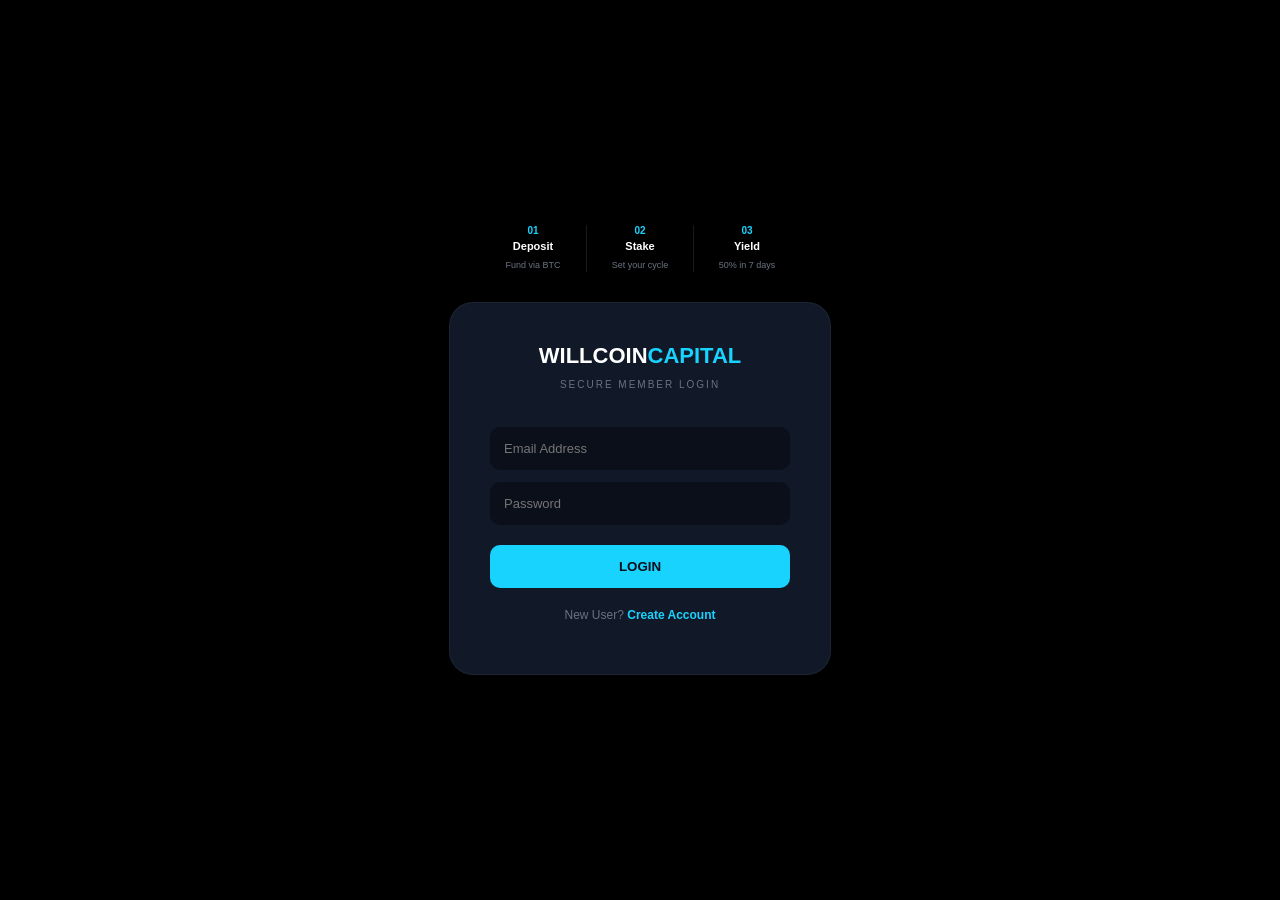
<file: login.html>
<!DOCTYPE html>
<html lang="en">
<head>
<meta charset="UTF-8">
<meta name="viewport" content="width=device-width, initial-scale=1.0">
<title>willCoin Capital Login</title>
<style>
    body {
        background: #000;
        font-family: 'Segoe UI', Tahoma, Geneva, Verdana, sans-serif;
        color: white;
        display: flex;
        flex-direction: column;
        justify-content: center;
        align-items: center;
        height: 100vh;
        margin: 0;
    }

    /* COMPACT 3-STEP FLOW */
    .workflow {
        display: flex;
        justify-content: space-between;
        width: 320px;
        margin-bottom: 30px;
        text-align: center;
        animation: fadeIn 0.8s ease-out;
    }

    .step { flex: 1; padding: 0 5px; }

    .step-num {
        font-size: 10px;
        font-weight: 800;
        color: #19d3ff;
        display: block;
        margin-bottom: 4px;
        text-transform: uppercase;
    }

    .step-label {
        font-size: 11px;
        font-weight: 700;
        display: block;
        margin-bottom: 2px;
    }

    .step-desc {
        font-size: 9px;
        color: #6b7280;
        line-height: 1.2;
    }

    /* LOGIN BOX */
    .login-box {
        background: #111827;
        padding: 40px;
        border-radius: 24px;
        width: 300px;
        text-align: center;
        box-shadow: 0 20px 40px rgba(0,0,0,0.6);
        border: 1px solid rgba(255,255,255,0.05);
    }

    h2 { margin: 0 0 5px 0; font-size: 22px; font-weight: 900; }
    h2 span { color: #19d3ff; }
    p.subtitle { font-size: 10px; color: #6b7280; text-transform: uppercase; letter-spacing: 2px; margin-bottom: 25px; }

    input {
        width: 100%;
        padding: 14px;
        margin-top: 12px;
        border: none;
        border-radius: 10px;
        background: #0b0f1a;
        color: white;
        box-sizing: border-box;
        font-size: 13px;
    }

    button {
        width: 100%;
        padding: 14px;
        margin-top: 20px;
        background: #19d3ff;
        border: none;
        border-radius: 10px;
        font-weight: 800;
        text-transform: uppercase;
        color: #0b0f1a;
        cursor: pointer;
    }

    .signup-link { margin-top: 20px; font-size: 12px; color: #6b7280; }
    .signup-link a { color: #19d3ff; text-decoration: none; font-weight: bold; }

    @keyframes fadeIn { from { opacity: 0; } to { opacity: 1; } }
</style>
</head>
<body>

<div class="workflow">
    <div class="step">
        <span class="step-num">01</span>
        <span class="step-label">Deposit</span>
        <span class="step-desc">Fund via BTC</span>
    </div>
    <div class="step" style="border-left: 1px solid rgba(255,255,255,0.1); border-right: 1px solid rgba(255,255,255,0.1);">
        <span class="step-num">02</span>
        <span class="step-label">Stake</span>
        <span class="step-desc">Set your cycle</span>
    </div>
    <div class="step">
        <span class="step-num">03</span>
        <span class="step-label">Yield</span>
        <span class="step-desc">50% in 7 days</span>
    </div>
</div>

<div class="login-box">
    <h2>WILLCOIN<span>CAPITAL</span></h2>
    <p class="subtitle">Secure Member Login</p>

    <input type="text" id="username" placeholder="Email Address">
    <input type="password" id="password" placeholder="Password">

    <button onclick="login()">Login</button>

    <p class="signup-link">
        New User? <a href="signup.html">Create Account</a>
    </p>
</div>

<script src="auth.js"></script>

</body>
</html>
</file>
